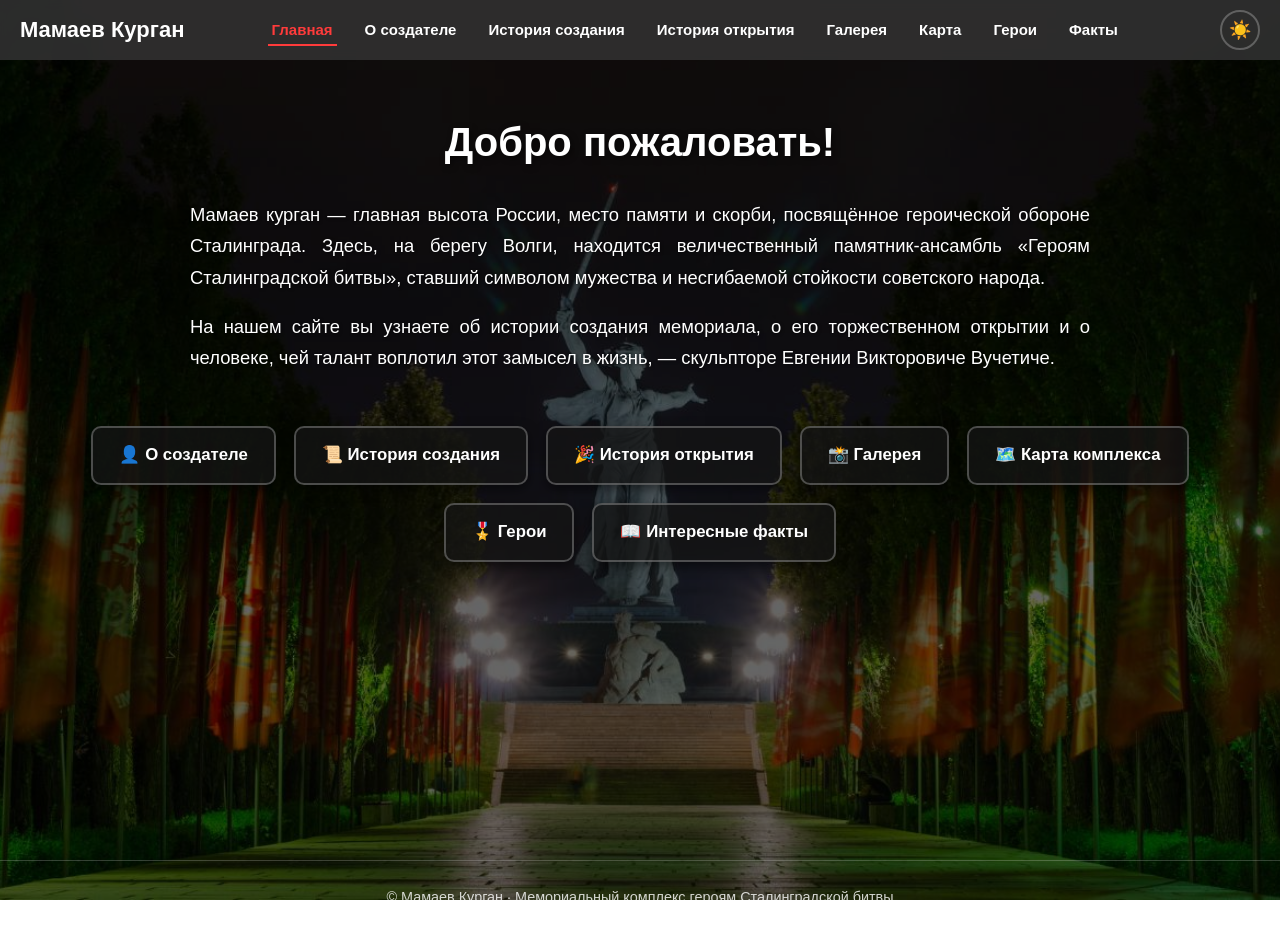
<file: index.html>
<!DOCTYPE html>
<html lang="ru">
<head>
    <meta charset="UTF-8">
    <meta http-equiv="X-UA-Compatible" content="IE=edge">
    <meta name="viewport" content="width=device-width, initial-scale=1.0">
    <title>Мамаев Курган — Главная</title>
    <meta name="description" content="Мамаев Курган — главная высота России. История создания, открытия, создатель, галерея и интересные факты о мемориале героям Сталинградской битвы.">
    <meta name="keywords" content="Мамаев Курган, Сталинград, Волгоград, мемориал, Родина-мать, Вучетич">
    <link rel="canonical" href="https://example.com/index.html">

    <meta property="og:type" content="website">
    <meta property="og:locale" content="ru_RU">
    <meta property="og:site_name" content="Мамаев Курган">
    <meta property="og:title" content="Мамаев Курган — Главная высота России">
    <meta property="og:description" content="Узнайте историю мемориала на Мамаевом Кургане: создание, открытие, создатель, галерея и факты.">
    <meta property="og:image" content="img/og-preview.jpg">
    <meta property="og:image:width" content="1200">
    <meta property="og:image:height" content="630">
    <meta property="og:url" content="https://example.com/index.html">

    <meta name="twitter:card" content="summary_large_image">
    <meta name="twitter:title" content="Мамаев Курган — Главная высота России">
    <meta name="twitter:description" content="История, создатель, галерея и факты о мемориале.">
    <meta name="twitter:image" content="img/og-preview.jpg">

    <link rel="icon" type="image/x-icon" href="favicon.ico">
    <link rel="stylesheet" href="style.css">
    <style> body { --bg-image: url("img/4.jpg"); } </style>
</head>
<body>

<a href="#main-content" class="skip-link">Перейти к основному содержанию</a>

<header>
    <a href="index.html" class="logo">Мамаев Курган</a>

    <button class="burger" aria-label="Открыть меню" aria-expanded="false" aria-controls="main-nav">
        <span></span><span></span><span></span>
    </button>

    <nav id="main-nav" aria-label="Основная навигация">
        <ul>
            <li><a href="index.html" class="active">Главная</a></li>
            <li><a href="about.html">О создателе</a></li>
            <li><a href="history-creation.html">История создания</a></li>
            <li><a href="history-opening.html">История открытия</a></li>
            <li><a href="gallery.html">Галерея</a></li>
            <li><a href="map.html">Карта</a></li>
            <li><a href="heroes.html">Герои</a></li>
            <li><a href="facts.html">Факты</a></li>
        </ul>
    </nav>

    <button class="theme-toggle" aria-label="Переключить тему" title="Сменить тему">☀️</button>
</header>

<div class="menu-overlay"></div>

<main id="main-content">
    <h1 class="reveal">Добро пожаловать!</h1>

    <p class="reveal">
        Мамаев курган — главная высота России, место памяти и скорби, посвящённое
        героической обороне Сталинграда. Здесь, на берегу Волги, находится
        величественный памятник-ансамбль «Героям Сталинградской битвы», ставший
        символом мужества и несгибаемой стойкости советского народа.
    </p>

    <p class="reveal">
        На нашем сайте вы узнаете об истории создания мемориала, о его торжественном
        открытии и о человеке, чей талант воплотил этот замысел в жизнь, —
        скульпторе Евгении Викторовиче Вучетиче.
    </p>

    <div class="menu-links reveal">
        <a href="about.html">👤 О создателе</a>
        <a href="history-creation.html">📜 История создания</a>
        <a href="history-opening.html">🎉 История открытия</a>
        <a href="gallery.html">📸 Галерея</a>
        <a href="map.html">🗺️ Карта комплекса</a>
        <a href="heroes.html">🎖️ Герои</a>
        <a href="facts.html">📖 Интересные факты</a>
    </div>
</main>

<footer>
    © Мамаев Курган · Мемориальный комплекс героям Сталинградской битвы
</footer>

<script src="script.js"></script>
</body>
</html>
</file>
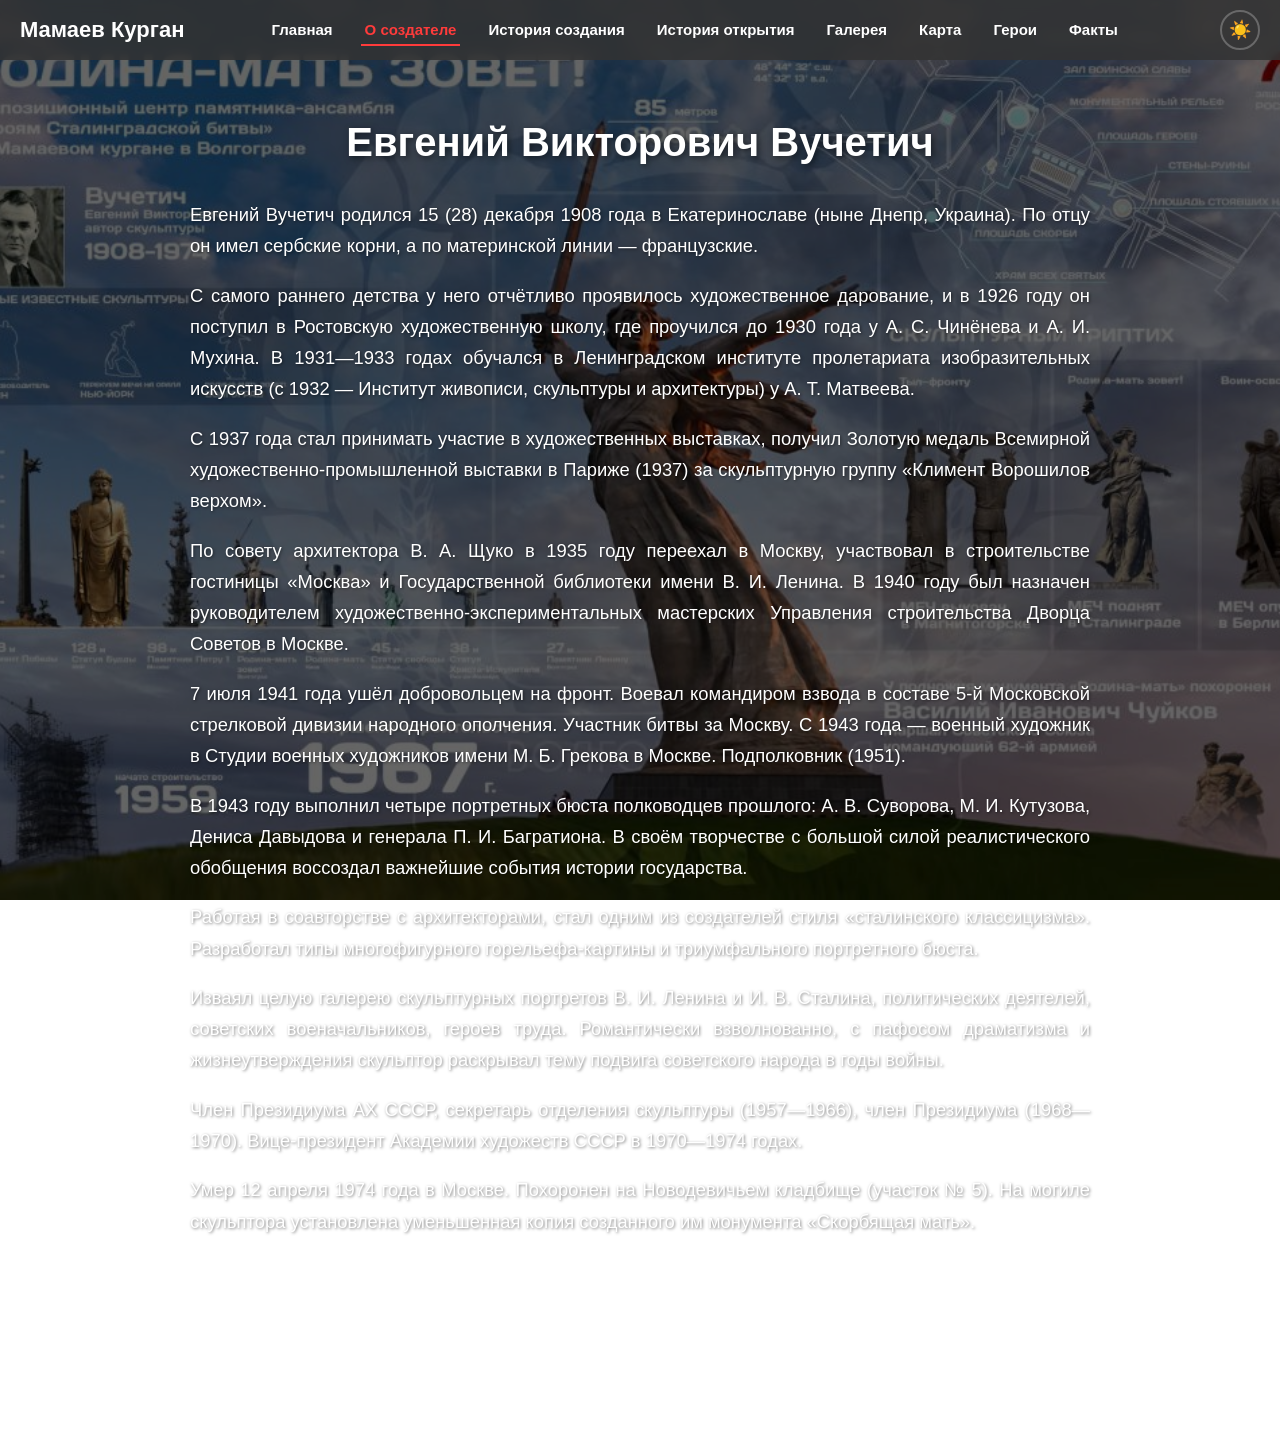
<file: about.html>
<!DOCTYPE html>
<html lang="ru">
<head>
    <meta charset="UTF-8">
    <meta http-equiv="X-UA-Compatible" content="IE=edge">
    <meta name="viewport" content="width=device-width, initial-scale=1.0">
    <title>О создателе — Мамаев Курган</title>
    <meta name="description" content="Евгений Викторович Вучетич — выдающийся советский скульптор, создатель мемориала на Мамаевом Кургане.">
    <link rel="canonical" href="https://example.com/about.html">

    <meta property="og:type" content="profile">
    <meta property="og:locale" content="ru_RU">
    <meta property="og:title" content="Евгений Вучетич — создатель Мамаева Кургана">
    <meta property="og:description" content="Биография скульптора Евгения Викторовича Вучетича.">
    <meta property="og:image" content="img/og-preview.jpg">
    <meta property="og:image:width" content="1200">
    <meta property="og:image:height" content="630">
    <meta property="og:url" content="https://example.com/about.html">

    <meta name="twitter:card" content="summary_large_image">
    <meta name="twitter:title" content="Евгений Вучетич — создатель Мамаева Кургана">
    <meta name="twitter:description" content="Биография скульптора.">
    <meta name="twitter:image" content="img/og-preview.jpg">

    <link rel="icon" type="image/x-icon" href="favicon.ico">
    <link rel="stylesheet" href="style.css">
    <style> body { --bg-image: url("img/9.jpg"); } </style>
</head>
<body>

<a href="#main-content" class="skip-link">Перейти к основному содержанию</a>

<header>
    <a href="index.html" class="logo">Мамаев Курган</a>
    <button class="burger" aria-label="Открыть меню" aria-expanded="false" aria-controls="main-nav">
        <span></span><span></span><span></span>
    </button>
    <nav id="main-nav" aria-label="Основная навигация">
        <ul>
            <li><a href="index.html">Главная</a></li>
            <li><a href="about.html" class="active">О создателе</a></li>
            <li><a href="history-creation.html">История создания</a></li>
            <li><a href="history-opening.html">История открытия</a></li>
            <li><a href="gallery.html">Галерея</a></li>
            <li><a href="map.html">Карта</a></li>
            <li><a href="heroes.html">Герои</a></li>
            <li><a href="facts.html">Факты</a></li>
        </ul>
    </nav>
    <button class="theme-toggle" aria-label="Переключить тему" title="Сменить тему">☀️</button>
</header>

<div class="menu-overlay"></div>

<main id="main-content">
    <h1 class="reveal">Евгений Викторович Вучетич</h1>

    <p class="reveal">Евгений Вучетич родился 15 (28) декабря 1908 года в Екатеринославе (ныне Днепр, Украина). По отцу он имел сербские корни, а по материнской линии — французские.</p>
    <p class="reveal">С самого раннего детства у него отчётливо проявилось художественное дарование, и в 1926 году он поступил в Ростовскую художественную школу, где проучился до 1930 года у А. С. Чинёнева и А. И. Мухина. В 1931—1933 годах обучался в Ленинградском институте пролетариата изобразительных искусств (с 1932 — Институт живописи, скульптуры и архитектуры) у А. Т. Матвеева.</p>
    <p class="reveal">С 1937 года стал принимать участие в художественных выставках, получил Золотую медаль Всемирной художественно-промышленной выставки в Париже (1937) за скульптурную группу «Климент Ворошилов верхом».</p>
    <p class="reveal">По совету архитектора В. А. Щуко в 1935 году переехал в Москву, участвовал в строительстве гостиницы «Москва» и Государственной библиотеки имени В. И. Ленина. В 1940 году был назначен руководителем художественно-экспериментальных мастерских Управления строительства Дворца Советов в Москве.</p>
    <p class="reveal">7 июля 1941 года ушёл добровольцем на фронт. Воевал командиром взвода в составе 5-й Московской стрелковой дивизии народного ополчения. Участник битвы за Москву. С 1943 года — военный художник в Студии военных художников имени М. Б. Грекова в Москве. Подполковник (1951).</p>
    <p class="reveal">В 1943 году выполнил четыре портретных бюста полководцев прошлого: А. В. Суворова, М. И. Кутузова, Дениса Давыдова и генерала П. И. Багратиона. В своём творчестве с большой силой реалистического обобщения воссоздал важнейшие события истории государства.</p>
    <p class="reveal">Работая в соавторстве с архитекторами, стал одним из создателей стиля «сталинского классицизма». Разработал типы многофигурного горельефа-картины и триумфального портретного бюста.</p>
    <p class="reveal">Изваял целую галерею скульптурных портретов В. И. Ленина и И. В. Сталина, политических деятелей, советских военачальников, героев труда. Романтически взволнованно, с пафосом драматизма и жизнеутверждения скульптор раскрывал тему подвига советского народа в годы войны.</p>
    <p class="reveal">Член Президиума АХ СССР, секретарь отделения скульптуры (1957—1966), член Президиума (1968—1970). Вице-президент Академии художеств СССР в 1970—1974 годах.</p>
    <p class="reveal">Умер 12 апреля 1974 года в Москве. Похоронен на Новодевичьем кладбище (участок № 5). На могиле скульптора установлена уменьшенная копия созданного им монумента «Скорбящая мать».</p>
</main>

<footer>© Мамаев Курган · Мемориальный комплекс героям Сталинградской битвы</footer>
<script src="script.js"></script>
</body>
</html>
</file>
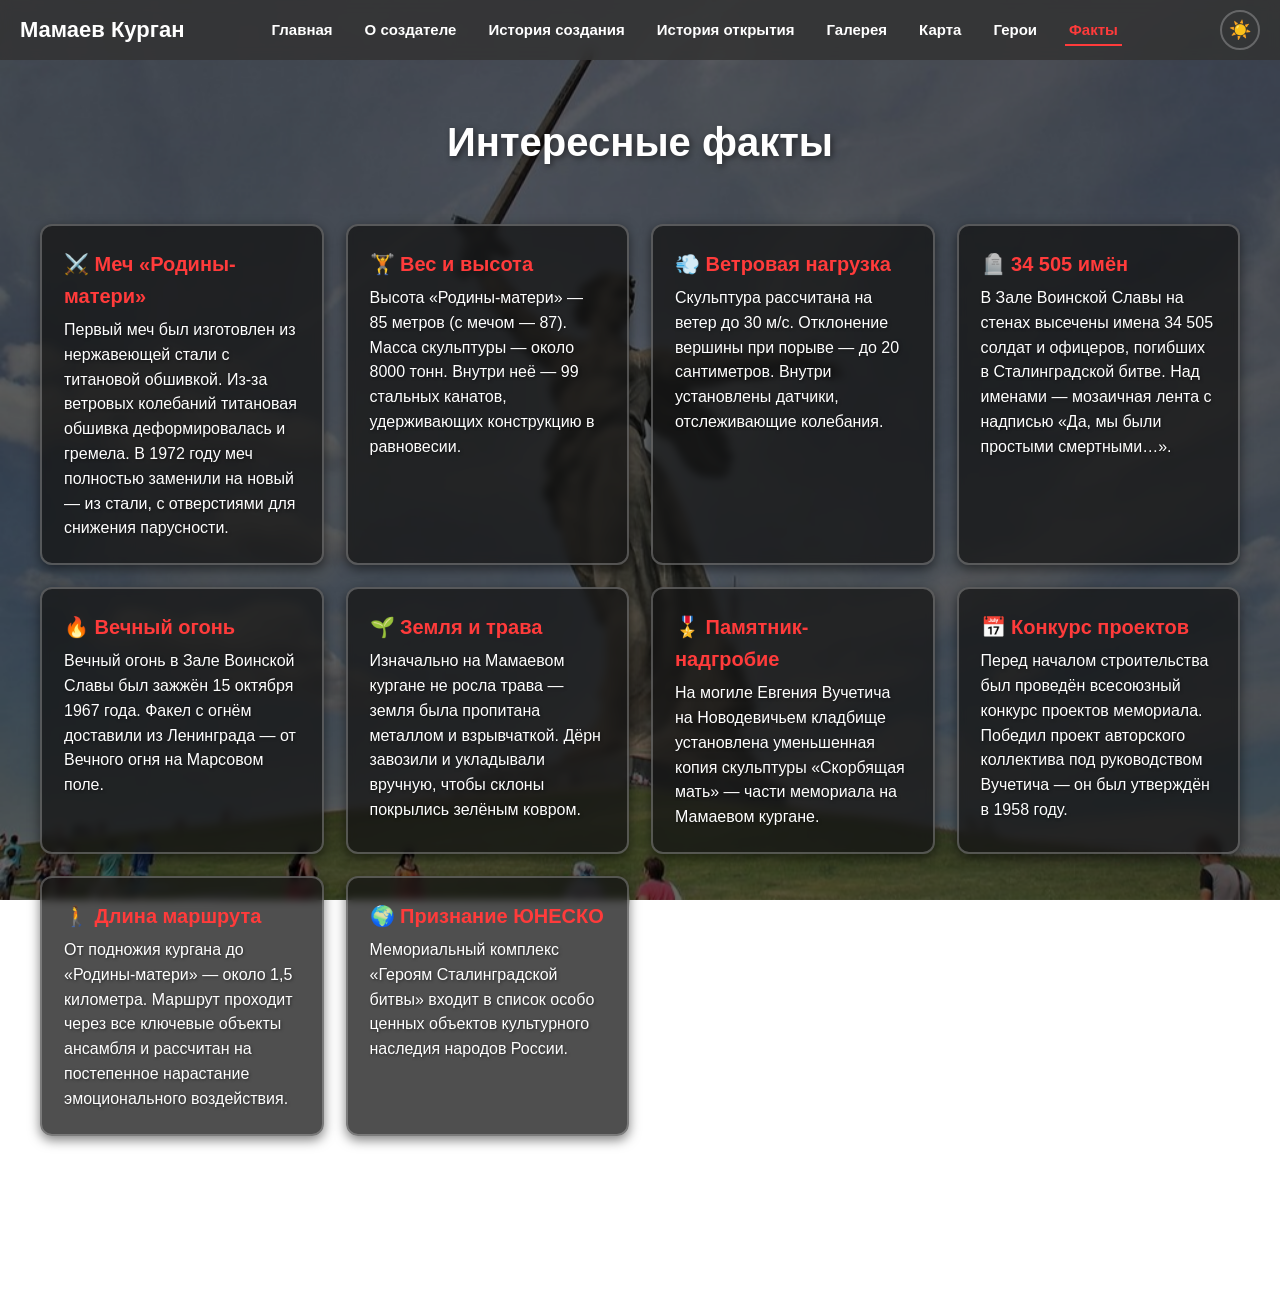
<file: facts.html>
<!DOCTYPE html>
<html lang="ru">
<head>
    <meta charset="UTF-8">
    <meta http-equiv="X-UA-Compatible" content="IE=edge">
    <meta name="viewport" content="width=device-width, initial-scale=1.0">
    <title>Интересные факты — Мамаев Курган</title>
    <meta name="description" content="Интересные факты о мемориале на Мамаевом Кургане: меч «Родины-матери», вес скульптур, ветровые нагрузки и многое другое.">
    <link rel="canonical" href="https://example.com/facts.html">

    <meta property="og:type" content="article">
    <meta property="og:locale" content="ru_RU">
    <meta property="og:title" content="Интересные факты о Мамаевом Кургане">
    <meta property="og:description" content="Малоизвестные факты о главной высоте России.">
    <meta property="og:image" content="img/og-preview.jpg">
    <meta property="og:image:width" content="1200">
    <meta property="og:image:height" content="630">
    <meta property="og:url" content="https://example.com/facts.html">

    <meta name="twitter:card" content="summary_large_image">
    <meta name="twitter:title" content="Интересные факты о Мамаевом Кургане">
    <meta name="twitter:description" content="Малоизвестные факты о мемориале.">
    <meta name="twitter:image" content="img/og-preview.jpg">

    <link rel="icon" type="image/x-icon" href="favicon.ico">
    <link rel="stylesheet" href="style.css">
    <style> body { --bg-image: url("img/11.jpg"); } </style>
</head>
<body>

<a href="#main-content" class="skip-link">Перейти к основному содержанию</a>

<header>
    <a href="index.html" class="logo">Мамаев Курган</a>
    <button class="burger" aria-label="Открыть меню" aria-expanded="false" aria-controls="main-nav">
        <span></span><span></span><span></span>
    </button>
    <nav id="main-nav" aria-label="Основная навигация">
        <ul>
            <li><a href="index.html">Главная</a></li>
            <li><a href="about.html">О создателе</a></li>
            <li><a href="history-creation.html">История создания</a></li>
            <li><a href="history-opening.html">История открытия</a></li>
            <li><a href="gallery.html">Галерея</a></li>
            <li><a href="map.html">Карта</a></li>
            <li><a href="heroes.html">Герои</a></li>
            <li><a href="facts.html" class="active">Факты</a></li>
        </ul>
    </nav>
    <button class="theme-toggle" aria-label="Переключить тему" title="Сменить тему">☀️</button>
</header>

<div class="menu-overlay"></div>

<main id="main-content">
    <h1 class="reveal">Интересные факты</h1>

    <div class="cards">
        <article class="card reveal">
            <h3>⚔️ Меч «Родины-матери»</h3>
            <p>Первый меч был изготовлен из нержавеющей стали с титановой обшивкой. Из-за ветровых колебаний титановая обшивка деформировалась и гремела. В 1972 году меч полностью заменили на новый — из стали, с отверстиями для снижения парусности.</p>
        </article>

        <article class="card reveal">
            <h3>🏋️ Вес и высота</h3>
            <p>Высота «Родины-матери» — 85 метров (с мечом — 87). Масса скульптуры — около 8000 тонн. Внутри неё — 99 стальных канатов, удерживающих конструкцию в равновесии.</p>
        </article>

        <article class="card reveal">
            <h3>💨 Ветровая нагрузка</h3>
            <p>Скульптура рассчитана на ветер до 30 м/с. Отклонение вершины при порыве — до 20 сантиметров. Внутри установлены датчики, отслеживающие колебания.</p>
        </article>

        <article class="card reveal">
            <h3>🪦 34 505 имён</h3>
            <p>В Зале Воинской Славы на стенах высечены имена 34 505 солдат и офицеров, погибших в Сталинградской битве. Над именами — мозаичная лента с надписью «Да, мы были простыми смертными…».</p>
        </article>

        <article class="card reveal">
            <h3>🔥 Вечный огонь</h3>
            <p>Вечный огонь в Зале Воинской Славы был зажжён 15 октября 1967 года. Факел с огнём доставили из Ленинграда — от Вечного огня на Марсовом поле.</p>
        </article>

        <article class="card reveal">
            <h3>🌱 Земля и трава</h3>
            <p>Изначально на Мамаевом кургане не росла трава — земля была пропитана металлом и взрывчаткой. Дёрн завозили и укладывали вручную, чтобы склоны покрылись зелёным ковром.</p>
        </article>

        <article class="card reveal">
            <h3>🎖️ Памятник-надгробие</h3>
            <p>На могиле Евгения Вучетича на Новодевичьем кладбище установлена уменьшенная копия скульптуры «Скорбящая мать» — части мемориала на Мамаевом кургане.</p>
        </article>

        <article class="card reveal">
            <h3>📅 Конкурс проектов</h3>
            <p>Перед началом строительства был проведён всесоюзный конкурс проектов мемориала. Победил проект авторского коллектива под руководством Вучетича — он был утверждён в 1958 году.</p>
        </article>

        <article class="card reveal">
            <h3>🚶 Длина маршрута</h3>
            <p>От подножия кургана до «Родины-матери» — около 1,5 километра. Маршрут проходит через все ключевые объекты ансамбля и рассчитан на постепенное нарастание эмоционального воздействия.</p>
        </article>

        <article class="card reveal">
            <h3>🌍 Признание ЮНЕСКО</h3>
            <p>Мемориальный комплекс «Героям Сталинградской битвы» входит в список особо ценных объектов культурного наследия народов России.</p>
        </article>
    </div>
</main>

<footer>© Мамаев Курган · Мемориальный комплекс героям Сталинградской битвы</footer>
<script src="script.js"></script>
</body>
</html>
</file>
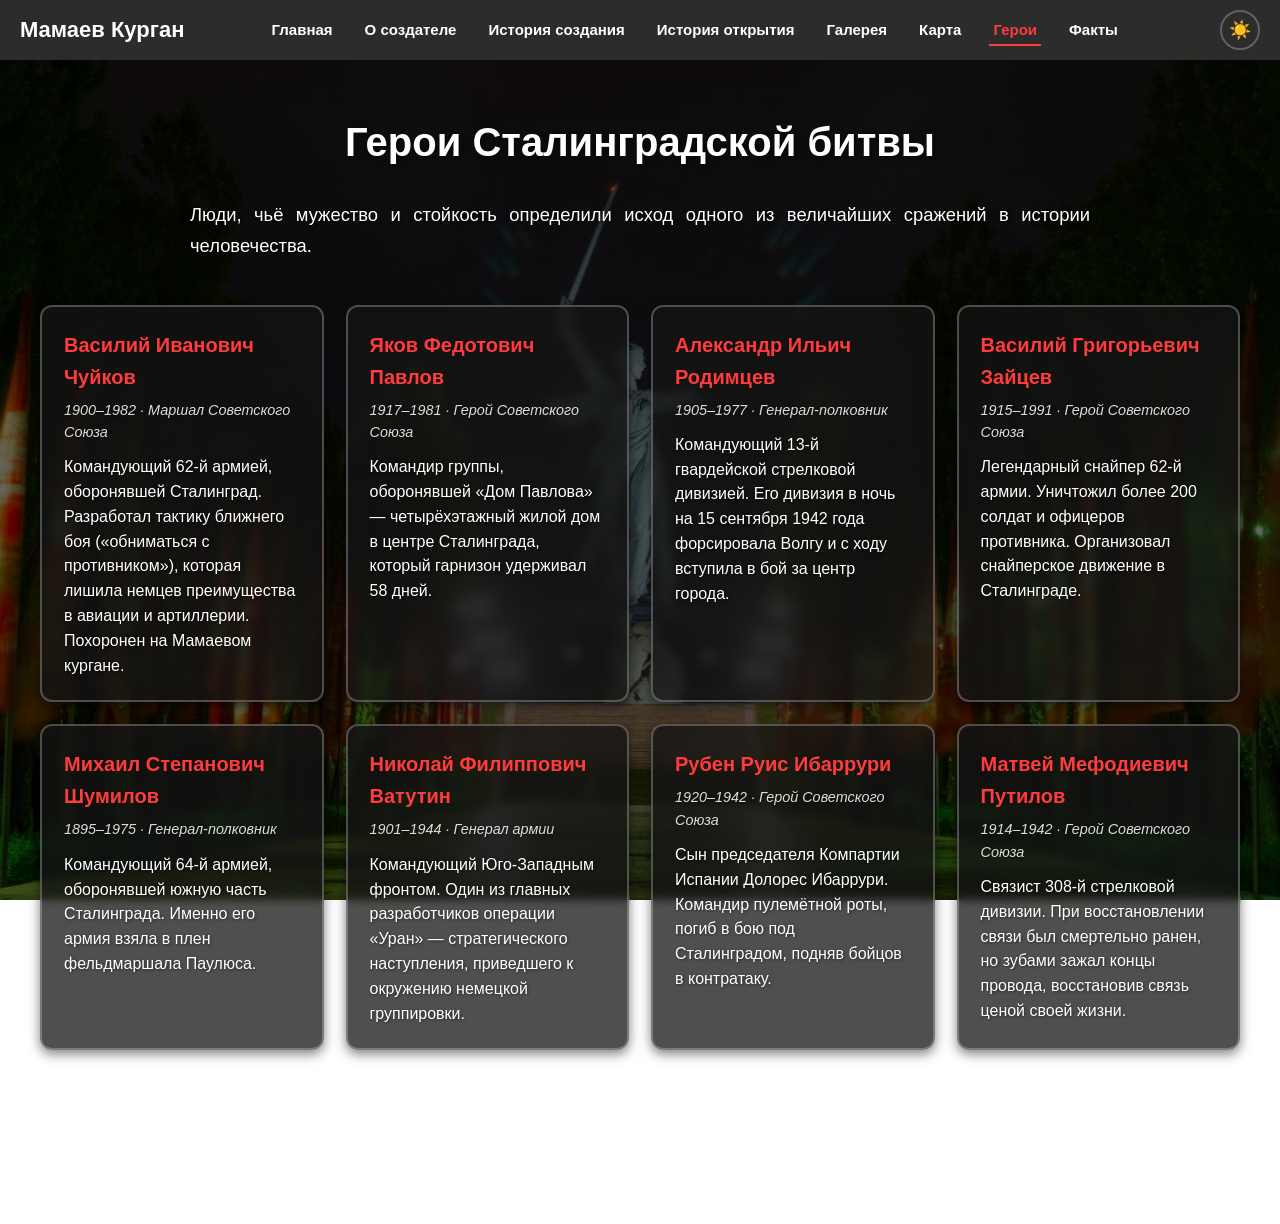
<file: heroes.html>
<!DOCTYPE html>
<html lang="ru">
<head>
    <meta charset="UTF-8">
    <meta http-equiv="X-UA-Compatible" content="IE=edge">
    <meta name="viewport" content="width=device-width, initial-scale=1.0">
    <title>Герои Сталинградской битвы — Мамаев Курган</title>
    <meta name="description" content="Выдающиеся герои Сталинградской битвы: Чуйков, Павлов, Родимцев, Зайцев и другие.">
    <link rel="canonical" href="https://example.com/heroes.html">

    <meta property="og:type" content="article">
    <meta property="og:locale" content="ru_RU">
    <meta property="og:title" content="Герои Сталинградской битвы">
    <meta property="og:description" content="Персоналии защитников Сталинграда.">
    <meta property="og:image" content="img/og-preview.jpg">
    <meta property="og:image:width" content="1200">
    <meta property="og:image:height" content="630">
    <meta property="og:url" content="https://example.com/heroes.html">

    <meta name="twitter:card" content="summary_large_image">
    <meta name="twitter:title" content="Герои Сталинградской битвы">
    <meta name="twitter:description" content="Персоналии защитников Сталинграда.">
    <meta name="twitter:image" content="img/og-preview.jpg">

    <link rel="icon" type="image/x-icon" href="favicon.ico">
    <link rel="stylesheet" href="style.css">
    <style> body { --bg-image: url("img/4.jpg"); } </style>
</head>
<body>

<a href="#main-content" class="skip-link">Перейти к основному содержанию</a>

<header>
    <a href="index.html" class="logo">Мамаев Курган</a>
    <button class="burger" aria-label="Открыть меню" aria-expanded="false" aria-controls="main-nav">
        <span></span><span></span><span></span>
    </button>
    <nav id="main-nav" aria-label="Основная навигация">
        <ul>
            <li><a href="index.html">Главная</a></li>
            <li><a href="about.html">О создателе</a></li>
            <li><a href="history-creation.html">История создания</a></li>
            <li><a href="history-opening.html">История открытия</a></li>
            <li><a href="gallery.html">Галерея</a></li>
            <li><a href="map.html">Карта</a></li>
            <li><a href="heroes.html" class="active">Герои</a></li>
            <li><a href="facts.html">Факты</a></li>
        </ul>
    </nav>
    <button class="theme-toggle" aria-label="Переключить тему" title="Сменить тему">☀️</button>
</header>

<div class="menu-overlay"></div>

<main id="main-content">
    <h1 class="reveal">Герои Сталинградской битвы</h1>
    <p class="reveal">Люди, чьё мужество и стойкость определили исход одного из величайших сражений в истории человечества.</p>

    <div class="cards">
        <article class="card reveal">
            <h3>Василий Иванович Чуйков</h3>
            <p class="years">1900–1982 · Маршал Советского Союза</p>
            <p>Командующий 62-й армией, оборонявшей Сталинград. Разработал тактику ближнего боя («обниматься с противником»), которая лишила немцев преимущества в авиации и артиллерии. Похоронен на Мамаевом кургане.</p>
        </article>

        <article class="card reveal">
            <h3>Яков Федотович Павлов</h3>
            <p class="years">1917–1981 · Герой Советского Союза</p>
            <p>Командир группы, оборонявшей «Дом Павлова» — четырёхэтажный жилой дом в центре Сталинграда, который гарнизон удерживал 58 дней.</p>
        </article>

        <article class="card reveal">
            <h3>Александр Ильич Родимцев</h3>
            <p class="years">1905–1977 · Генерал-полковник</p>
            <p>Командующий 13-й гвардейской стрелковой дивизией. Его дивизия в ночь на 15 сентября 1942 года форсировала Волгу и с ходу вступила в бой за центр города.</p>
        </article>

        <article class="card reveal">
            <h3>Василий Григорьевич Зайцев</h3>
            <p class="years">1915–1991 · Герой Советского Союза</p>
            <p>Легендарный снайпер 62-й армии. Уничтожил более 200 солдат и офицеров противника. Организовал снайперское движение в Сталинграде.</p>
        </article>

        <article class="card reveal">
            <h3>Михаил Степанович Шумилов</h3>
            <p class="years">1895–1975 · Генерал-полковник</p>
            <p>Командующий 64-й армией, оборонявшей южную часть Сталинграда. Именно его армия взяла в плен фельдмаршала Паулюса.</p>
        </article>

        <article class="card reveal">
            <h3>Николай Филиппович Ватутин</h3>
            <p class="years">1901–1944 · Генерал армии</p>
            <p>Командующий Юго-Западным фронтом. Один из главных разработчиков операции «Уран» — стратегического наступления, приведшего к окружению немецкой группировки.</p>
        </article>

        <article class="card reveal">
            <h3>Рубен Руис Ибаррури</h3>
            <p class="years">1920–1942 · Герой Советского Союза</p>
            <p>Сын председателя Компартии Испании Долорес Ибаррури. Командир пулемётной роты, погиб в бою под Сталинградом, подняв бойцов в контратаку.</p>
        </article>

        <article class="card reveal">
            <h3>Матвей Мефодиевич Путилов</h3>
            <p class="years">1914–1942 · Герой Советского Союза</p>
            <p>Связист 308-й стрелковой дивизии. При восстановлении связи был смертельно ранен, но зубами зажал концы провода, восстановив связь ценой своей жизни.</p>
        </article>
    </div>
</main>

<footer>© Мамаев Курган · Мемориальный комплекс героям Сталинградской битвы</footer>
<script src="script.js"></script>
</body>
</html>
</file>
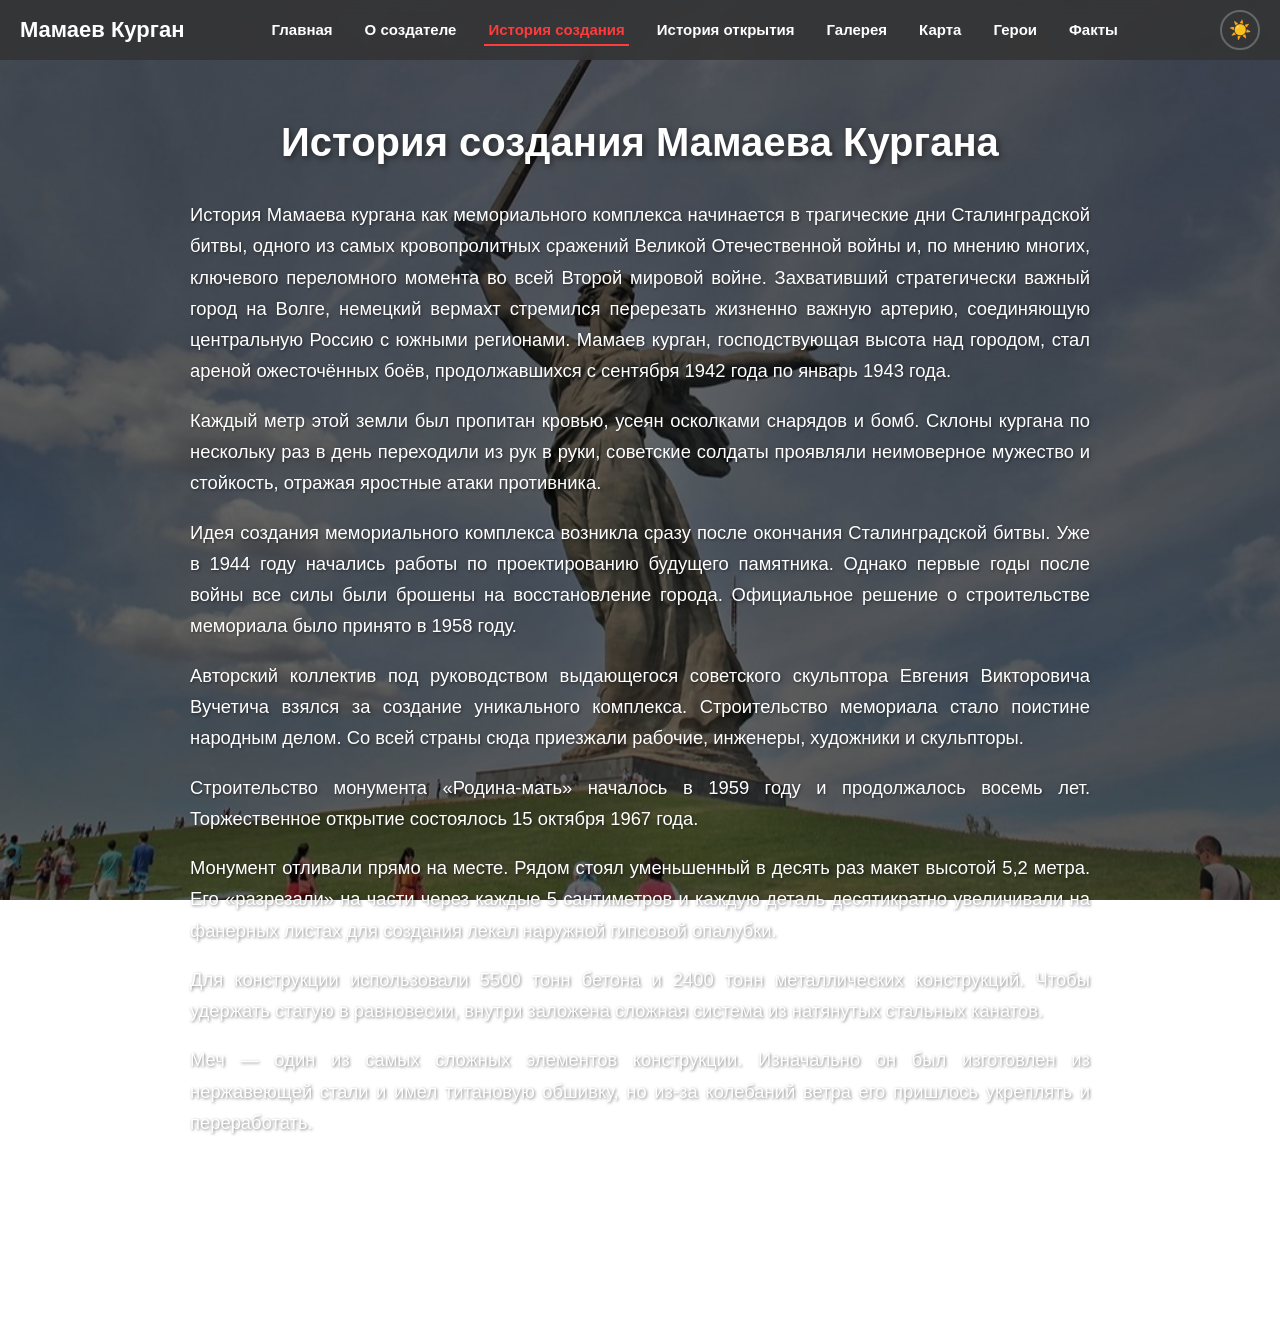
<file: history-creation.html>
<!DOCTYPE html>
<html lang="ru">
<head>
    <meta charset="UTF-8">
    <meta http-equiv="X-UA-Compatible" content="IE=edge">
    <meta name="viewport" content="width=device-width, initial-scale=1.0">
    <title>История создания — Мамаев Курган</title>
    <meta name="description" content="История создания мемориального комплекса на Мамаевом Кургане: от Сталинградской битвы до монумента «Родина-мать зовёт!».">
    <link rel="canonical" href="https://example.com/history-creation.html">

    <meta property="og:type" content="article">
    <meta property="og:locale" content="ru_RU">
    <meta property="og:title" content="История создания Мамаева Кургана">
    <meta property="og:description" content="От идеи 1944 года до открытия монумента в 1967 году.">
    <meta property="og:image" content="img/og-preview.jpg">
    <meta property="og:image:width" content="1200">
    <meta property="og:image:height" content="630">
    <meta property="og:url" content="https://example.com/history-creation.html">

    <meta name="twitter:card" content="summary_large_image">
    <meta name="twitter:title" content="История создания Мамаева Кургана">
    <meta name="twitter:description" content="От идеи до открытия.">
    <meta name="twitter:image" content="img/og-preview.jpg">

    <link rel="icon" type="image/x-icon" href="favicon.ico">
    <link rel="stylesheet" href="style.css">
    <style> body { --bg-image: url("img/11.jpg"); } </style>
</head>
<body>

<a href="#main-content" class="skip-link">Перейти к основному содержанию</a>

<header>
    <a href="index.html" class="logo">Мамаев Курган</a>
    <button class="burger" aria-label="Открыть меню" aria-expanded="false" aria-controls="main-nav">
        <span></span><span></span><span></span>
    </button>
    <nav id="main-nav" aria-label="Основная навигация">
        <ul>
            <li><a href="index.html">Главная</a></li>
            <li><a href="about.html">О создателе</a></li>
            <li><a href="history-creation.html" class="active">История создания</a></li>
            <li><a href="history-opening.html">История открытия</a></li>
            <li><a href="gallery.html">Галерея</a></li>
            <li><a href="map.html">Карта</a></li>
            <li><a href="heroes.html">Герои</a></li>
            <li><a href="facts.html">Факты</a></li>
        </ul>
    </nav>
    <button class="theme-toggle" aria-label="Переключить тему" title="Сменить тему">☀️</button>
</header>

<div class="menu-overlay"></div>

<main id="main-content">
    <h1 class="reveal">История создания Мамаева Кургана</h1>

    <p class="reveal">История Мамаева кургана как мемориального комплекса начинается в трагические дни Сталинградской битвы, одного из самых кровопролитных сражений Великой Отечественной войны и, по мнению многих, ключевого переломного момента во всей Второй мировой войне. Захвативший стратегически важный город на Волге, немецкий вермахт стремился перерезать жизненно важную артерию, соединяющую центральную Россию с южными регионами. Мамаев курган, господствующая высота над городом, стал ареной ожесточённых боёв, продолжавшихся с сентября 1942 года по январь 1943 года.</p>

    <p class="reveal">Каждый метр этой земли был пропитан кровью, усеян осколками снарядов и бомб. Склоны кургана по нескольку раз в день переходили из рук в руки, советские солдаты проявляли неимоверное мужество и стойкость, отражая яростные атаки противника.</p>

    <p class="reveal">Идея создания мемориального комплекса возникла сразу после окончания Сталинградской битвы. Уже в 1944 году начались работы по проектированию будущего памятника. Однако первые годы после войны все силы были брошены на восстановление города. Официальное решение о строительстве мемориала было принято в 1958 году.</p>

    <p class="reveal">Авторский коллектив под руководством выдающегося советского скульптора Евгения Викторовича Вучетича взялся за создание уникального комплекса. Строительство мемориала стало поистине народным делом. Со всей страны сюда приезжали рабочие, инженеры, художники и скульпторы.</p>

    <p class="reveal">Строительство монумента «Родина-мать» началось в 1959 году и продолжалось восемь лет. Торжественное открытие состоялось 15 октября 1967 года.</p>

    <p class="reveal">Монумент отливали прямо на месте. Рядом стоял уменьшенный в десять раз макет высотой 5,2 метра. Его «разрезали» на части через каждые 5 сантиметров и каждую деталь десятикратно увеличивали на фанерных листах для создания лекал наружной гипсовой опалубки.</p>

    <p class="reveal">Для конструкции использовали 5500 тонн бетона и 2400 тонн металлических конструкций. Чтобы удержать статую в равновесии, внутри заложена сложная система из натянутых стальных канатов.</p>

    <p class="reveal">Меч — один из самых сложных элементов конструкции. Изначально он был изготовлен из нержавеющей стали и имел титановую обшивку, но из-за колебаний ветра его пришлось укреплять и переработать.</p>
</main>

<footer>© Мамаев Курган · Мемориальный комплекс героям Сталинградской битвы</footer>
<script src="script.js"></script>
</body>
</html>
</file>
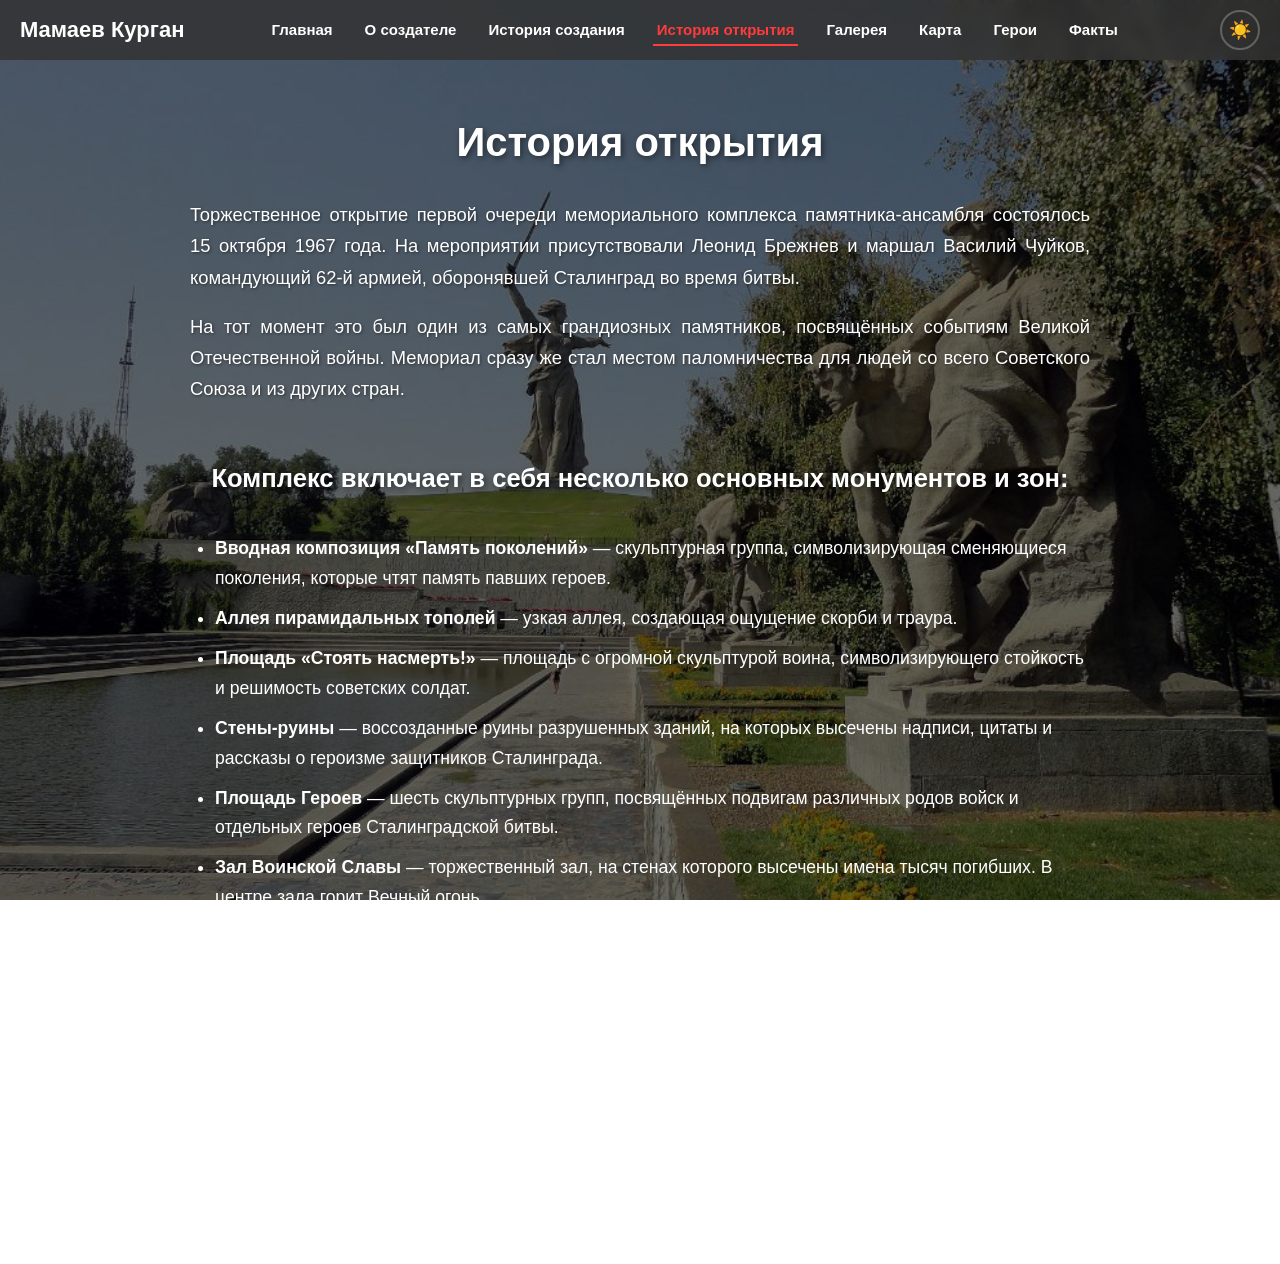
<file: history-opening.html>
<!DOCTYPE html>
<html lang="ru">
<head>
    <meta charset="UTF-8">
    <meta http-equiv="X-UA-Compatible" content="IE=edge">
    <meta name="viewport" content="width=device-width, initial-scale=1.0">
    <title>История открытия — Мамаев Курган</title>
    <meta name="description" content="15 октября 1967 года состоялось торжественное открытие мемориала на Мамаевом Кургане. Обзор всех объектов комплекса.">
    <link rel="canonical" href="https://example.com/history-opening.html">

    <meta property="og:type" content="article">
    <meta property="og:locale" content="ru_RU">
    <meta property="og:title" content="История открытия Мамаева Кургана">
    <meta property="og:description" content="15 октября 1967 года — торжественное открытие мемориала.">
    <meta property="og:image" content="img/og-preview.jpg">
    <meta property="og:image:width" content="1200">
    <meta property="og:image:height" content="630">
    <meta property="og:url" content="https://example.com/history-opening.html">

    <meta name="twitter:card" content="summary_large_image">
    <meta name="twitter:title" content="История открытия Мамаева Кургана">
    <meta name="twitter:description" content="15 октября 1967 года.">
    <meta name="twitter:image" content="img/og-preview.jpg">

    <link rel="icon" type="image/x-icon" href="favicon.ico">
    <link rel="stylesheet" href="style.css">
    <style> body { --bg-image: url("img/6.jpg"); } </style>
</head>
<body>

<a href="#main-content" class="skip-link">Перейти к основному содержанию</a>

<header>
    <a href="index.html" class="logo">Мамаев Курган</a>
    <button class="burger" aria-label="Открыть меню" aria-expanded="false" aria-controls="main-nav">
        <span></span><span></span><span></span>
    </button>
    <nav id="main-nav" aria-label="Основная навигация">
        <ul>
            <li><a href="index.html">Главная</a></li>
            <li><a href="about.html">О создателе</a></li>
            <li><a href="history-creation.html">История создания</a></li>
            <li><a href="history-opening.html" class="active">История открытия</a></li>
            <li><a href="gallery.html">Галерея</a></li>
            <li><a href="map.html">Карта</a></li>
            <li><a href="heroes.html">Герои</a></li>
            <li><a href="facts.html">Факты</a></li>
        </ul>
    </nav>
    <button class="theme-toggle" aria-label="Переключить тему" title="Сменить тему">☀️</button>
</header>

<div class="menu-overlay"></div>

<main id="main-content">
    <h1 class="reveal">История открытия</h1>

    <p class="reveal">Торжественное открытие первой очереди мемориального комплекса памятника-ансамбля состоялось 15 октября 1967 года. На мероприятии присутствовали Леонид Брежнев и маршал Василий Чуйков, командующий 62-й армией, оборонявшей Сталинград во время битвы.</p>

    <p class="reveal">На тот момент это был один из самых грандиозных памятников, посвящённых событиям Великой Отечественной войны. Мемориал сразу же стал местом паломничества для людей со всего Советского Союза и из других стран.</p>

    <h2 class="reveal">Комплекс включает в себя несколько основных монументов и зон:</h2>

    <ul class="reveal">
        <li><b>Вводная композиция «Память поколений»</b> — скульптурная группа, символизирующая сменяющиеся поколения, которые чтят память павших героев.</li>
        <li><b>Аллея пирамидальных тополей</b> — узкая аллея, создающая ощущение скорби и траура.</li>
        <li><b>Площадь «Стоять насмерть!»</b> — площадь с огромной скульптурой воина, символизирующего стойкость и решимость советских солдат.</li>
        <li><b>Стены-руины</b> — воссозданные руины разрушенных зданий, на которых высечены надписи, цитаты и рассказы о героизме защитников Сталинграда.</li>
        <li><b>Площадь Героев</b> — шесть скульптурных групп, посвящённых подвигам различных родов войск и отдельных героев Сталинградской битвы.</li>
        <li><b>Зал Воинской Славы</b> — торжественный зал, на стенах которого высечены имена тысяч погибших. В центре зала горит Вечный огонь.</li>
        <li><b>Площадь Скорби</b> — площадь со скульптурой скорбящей матери, оплакивающей погибших сыновей.</li>
        <li><b>Воинское мемориальное кладбище</b> — место захоронения более 34 тысяч солдат и офицеров.</li>
        <li><b>Монумент «Родина-мать зовёт!»</b> — главный монумент комплекса: 85-метровая статуя женщины с мечом в руке.</li>
    </ul>
</main>

<footer>© Мамаев Курган · Мемориальный комплекс героям Сталинградской битвы</footer>
<script src="script.js"></script>
</body>
</html>
</file>
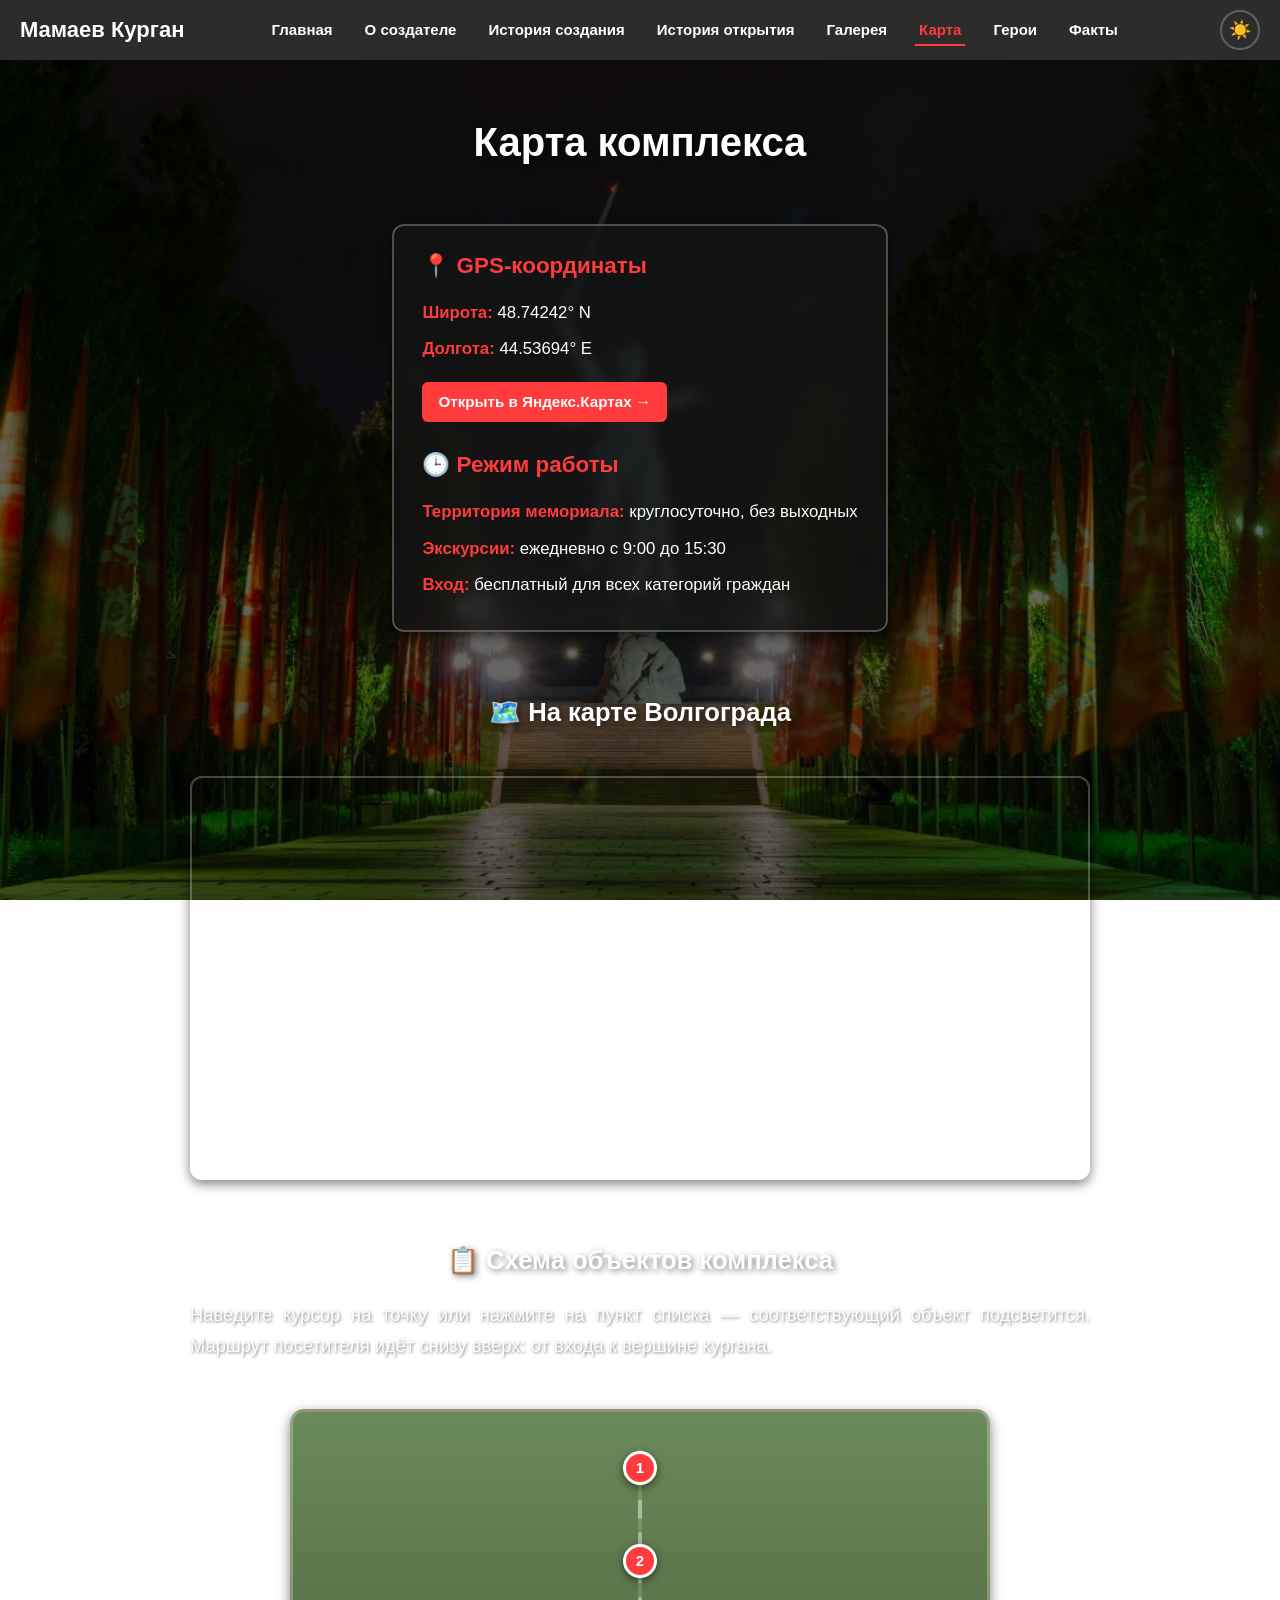
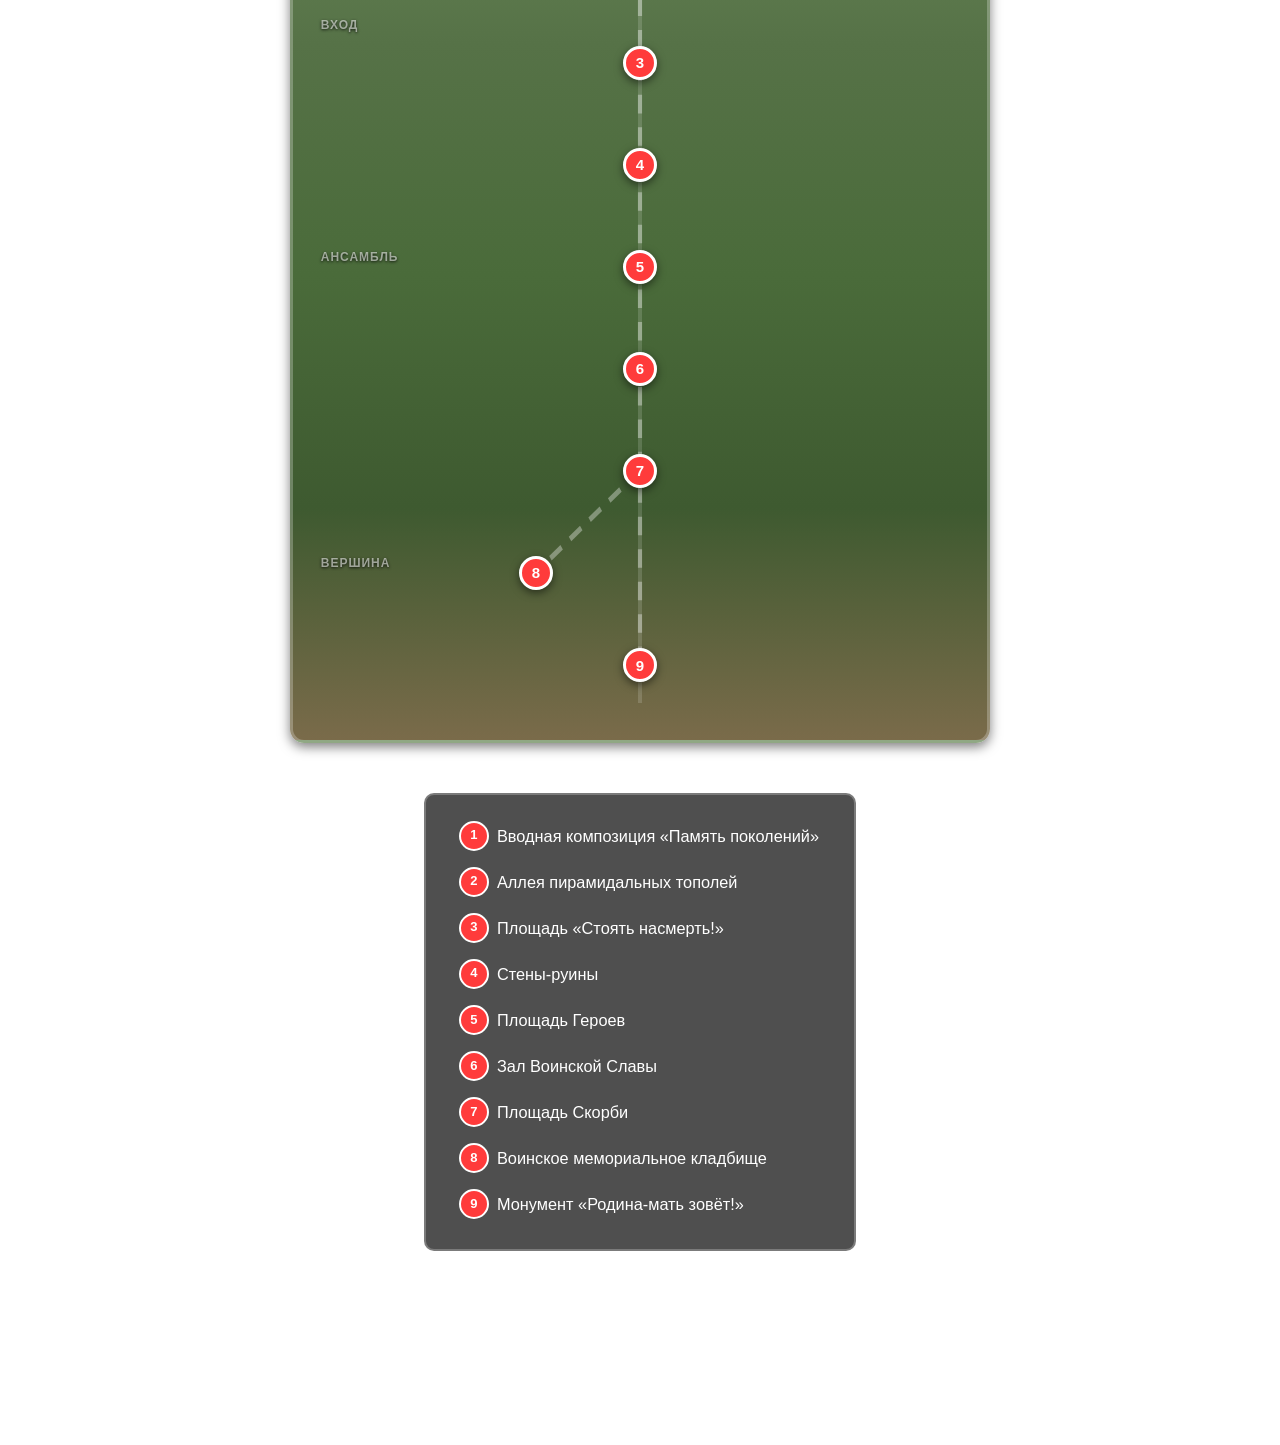
<file: map.html>
<!DOCTYPE html>
<html lang="ru">
<head>
    <meta charset="UTF-8">
    <meta http-equiv="X-UA-Compatible" content="IE=edge">
    <meta name="viewport" content="width=device-width, initial-scale=1.0">
    <title>Карта комплекса — Мамаев Курган</title>
    <meta name="description" content="Схема расположения объектов мемориального комплекса на Мамаевом Кургане. GPS-координаты, часы работы, интерактивная карта.">
    <link rel="canonical" href="https://example.com/map.html">

    <meta property="og:type" content="website">
    <meta property="og:locale" content="ru_RU">
    <meta property="og:title" content="Карта комплекса — Мамаев Курган">
    <meta property="og:description" content="Схема объектов мемориала, GPS-координаты и часы работы.">
    <meta property="og:image" content="img/og-preview.jpg">
    <meta property="og:image:width" content="1200">
    <meta property="og:image:height" content="630">
    <meta property="og:url" content="https://example.com/map.html">

    <meta name="twitter:card" content="summary_large_image">
    <meta name="twitter:title" content="Карта комплекса — Мамаев Курган">
    <meta name="twitter:description" content="Схема объектов мемориала.">
    <meta name="twitter:image" content="img/og-preview.jpg">

    <link rel="icon" type="image/x-icon" href="favicon.ico">
    <link rel="stylesheet" href="style.css">
    <style>
        body { --bg-image: url("img/4.jpg"); }

        /* ---------- Блок с информацией ---------- */
        .info-block {
            max-width: 700px;
            margin: 25px auto;
            background: var(--card-bg);
            border: 2px solid var(--border-color);
            border-radius: 12px;
            padding: 22px 28px;
            text-align: left;
            box-shadow: var(--shadow);
            backdrop-filter: blur(4px);
        }

        .info-block h2 {
            margin-top: 0;
            margin-bottom: 15px;
            font-size: 1.4em;
            color: var(--accent);
            text-shadow: none;
        }

        .info-block h2:not(:first-child) { margin-top: 25px; }

        .info-block p {
            margin: 8px 0;
            font-size: 1.05em;
            text-align: left;
            text-shadow: none;
        }

        .info-block strong { color: var(--accent); }

        .info-block .coord-link {
            display: inline-block;
            margin-top: 10px;
            padding: 8px 16px;
            background: var(--accent);
            color: #fff;
            text-decoration: none;
            border-radius: 6px;
            font-weight: bold;
            font-size: 0.95em;
            transition: opacity 0.25s ease, transform 0.2s ease;
        }

        .info-block .coord-link:hover,
        .info-block .coord-link:focus-visible {
            opacity: 0.85;
            transform: translateY(-2px);
            outline: none;
        }

        /* ---------- Яндекс.Карта ---------- */
        .yandex-map-wrapper {
            max-width: 900px;
            width: 100%;
            margin: 25px auto;
            border-radius: 12px;
            overflow: hidden;
            border: 2px solid var(--border-color);
            box-shadow: var(--shadow);
        }

        .yandex-map-wrapper iframe {
            display: block;
            width: 100%;
            height: 400px;
            border: none;
        }

        /* ---------- Обновлённая схема ---------- */
        .map-scheme {
            position: relative;
            width: 100%;
            max-width: 700px;
            aspect-ratio: 3 / 4;
            margin: 30px auto;
            background:
                /* Дорожка-маршрут (снизу вверх) */
                linear-gradient(180deg,
                    transparent 4%,
                    rgba(255, 255, 255, 0.15) 4%,
                    rgba(255, 255, 255, 0.15) 96%,
                    transparent 96%) 50% 0 / 4px 100% no-repeat,
                /* Общий фон склона */
                linear-gradient(180deg,
                    #6b8a5a 0%,
                    #567247 25%,
                    #4a6b3a 50%,
                    #3e5a30 75%,
                    #7a6b4a 100%);
            border-radius: 14px;
            border: 3px solid var(--border-color);
            box-shadow: var(--shadow);
            overflow: hidden;
        }

        /* Дорожка-маршрут — пунктирная */
        .map-route {
            position: absolute;
            inset: 0;
            width: 100%;
            height: 100%;
            pointer-events: none;
            z-index: 1;
        }

        /* Точка объекта */
        .map-point {
            position: absolute;
            width: 34px;
            height: 34px;
            background: var(--accent);
            border: 3px solid #fff;
            border-radius: 50%;
            cursor: pointer;
            transform: translate(-50%, -50%);
            transition: transform 0.25s ease, box-shadow 0.25s ease, background-color 0.25s ease;
            box-shadow: 0 0 0 0 rgba(255, 59, 59, 0.7), 0 3px 8px rgba(0, 0, 0, 0.5);
            animation: pulse 2.4s infinite;
            padding: 0;
            display: flex;
            align-items: center;
            justify-content: center;
            font-weight: bold;
            font-size: 15px;
            color: #fff;
            z-index: 3;
            font-family: Arial, sans-serif;
        }

        .map-point:hover,
        .map-point:focus-visible,
        .map-point.active {
            transform: translate(-50%, -50%) scale(1.25);
            outline: none;
            animation-play-state: paused;
            background: #ffcc00;
            color: #000;
            box-shadow: 0 0 0 0 rgba(255, 204, 0, 0.9), 0 4px 12px rgba(0, 0, 0, 0.6);
        }

        @keyframes pulse {
            0%   { box-shadow: 0 0 0 0 rgba(255, 59, 59, 0.7), 0 3px 8px rgba(0, 0, 0, 0.5); }
            70%  { box-shadow: 0 0 0 16px rgba(255, 59, 59, 0), 0 3px 8px rgba(0, 0, 0, 0.5); }
            100% { box-shadow: 0 0 0 0 rgba(255, 59, 59, 0), 0 3px 8px rgba(0, 0, 0, 0.5); }
        }

        /* Всплывающая подпись */
        .map-point .map-tooltip {
            position: absolute;
            bottom: calc(100% + 14px);
            left: 50%;
            transform: translateX(-50%);
            background: rgba(0, 0, 0, 0.92);
            color: #fff;
            padding: 8px 14px;
            border-radius: 6px;
            font-size: 13px;
            white-space: nowrap;
            opacity: 0;
            pointer-events: none;
            transition: opacity 0.25s ease;
            font-weight: bold;
            border: 1px solid var(--accent);
            z-index: 10;
        }

        .map-point .map-tooltip::after {
            content: "";
            position: absolute;
            top: 100%;
            left: 50%;
            transform: translateX(-50%);
            border: 6px solid transparent;
            border-top-color: rgba(0, 0, 0, 0.92);
        }

        .map-point:hover .map-tooltip,
        .map-point:focus-visible .map-tooltip,
        .map-point.active .map-tooltip { opacity: 1; }

        /* Подписи зон на схеме */
        .map-zone-label {
            position: absolute;
            color: rgba(255, 255, 255, 0.55);
            font-size: 12px;
            font-weight: bold;
            letter-spacing: 1px;
            text-transform: uppercase;
            pointer-events: none;
            z-index: 2;
            text-shadow: 0 1px 3px rgba(0, 0, 0, 0.8);
        }

        /* Легенда */
        .map-legend {
            max-width: 700px;
            margin: 20px auto;
            text-align: left;
            background: var(--card-bg);
            padding: 20px 25px;
            border-radius: 10px;
            border: 2px solid var(--border-color);
            font-size: 1em;
        }

        .map-legend ol {
            padding-left: 0;
            margin: 0;
            list-style: none;
            counter-reset: legend-counter;
        }

        .map-legend li {
            counter-increment: legend-counter;
            padding: 8px 10px 8px 46px;
            position: relative;
            margin-bottom: 4px;
            border-radius: 6px;
            cursor: pointer;
            transition: background-color 0.2s ease;
            font-size: 1.02em;
        }

        .map-legend li::before {
            content: counter(legend-counter);
            position: absolute;
            left: 8px;
            top: 50%;
            transform: translateY(-50%);
            width: 26px;
            height: 26px;
            background: var(--accent);
            color: #fff;
            border-radius: 50%;
            display: flex;
            align-items: center;
            justify-content: center;
            font-weight: bold;
            font-size: 13px;
            border: 2px solid #fff;
            transition: background-color 0.2s ease, color 0.2s ease;
        }

        .map-legend li:hover,
        .map-legend li:focus-visible,
        .map-legend li.active {
            background: rgba(255, 255, 255, 0.1);
            outline: none;
        }

        .map-legend li:hover::before,
        .map-legend li:focus-visible::before,
        .map-legend li.active::before {
            background: #ffcc00;
            color: #000;
        }

        @media (max-width: 768px) {
            .info-block { padding: 18px 20px; }
            .yandex-map-wrapper iframe { height: 300px; }
            .map-point { width: 28px; height: 28px; font-size: 13px; }
            .map-zone-label { font-size: 10px; }
            .map-legend li { font-size: 0.95em; padding-left: 42px; }
        }

        @media (prefers-reduced-motion: reduce) {
            .map-point { animation: none; }
        }
    </style>
</head>
<body>

<a href="#main-content" class="skip-link">Перейти к основному содержанию</a>

<header>
    <a href="index.html" class="logo">Мамаев Курган</a>
    <button class="burger" aria-label="Открыть меню" aria-expanded="false" aria-controls="main-nav">
        <span></span><span></span><span></span>
    </button>
    <nav id="main-nav" aria-label="Основная навигация">
        <ul>
            <li><a href="index.html">Главная</a></li>
            <li><a href="about.html">О создателе</a></li>
            <li><a href="history-creation.html">История создания</a></li>
            <li><a href="history-opening.html">История открытия</a></li>
            <li><a href="gallery.html">Галерея</a></li>
            <li><a href="map.html" class="active">Карта</a></li>
            <li><a href="heroes.html">Герои</a></li>
            <li><a href="facts.html">Факты</a></li>
        </ul>
    </nav>
    <button class="theme-toggle" aria-label="Переключить тему" title="Сменить тему">☀️</button>
</header>

<div class="menu-overlay"></div>

<main id="main-content">
    <h1 class="reveal">Карта комплекса</h1>

    <!-- GPS и часы работы -->
    <div class="info-block reveal">
        <h2>📍 GPS-координаты</h2>
        <p><strong>Широта:</strong> 48.74242° N</p>
        <p><strong>Долгота:</strong> 44.53694° E</p>
        <a class="coord-link"
           href="https://yandex.ru/maps/?pt=44.53694,48.74242&z=16&l=map"
           target="_blank"
           rel="noopener">
            Открыть в Яндекс.Картах →
        </a>

        <h2>🕒 Режим работы</h2>
        <p><strong>Территория мемориала:</strong> круглосуточно, без выходных</p>
        <p><strong>Экскурсии:</strong> ежедневно с 9:00 до 15:30</p>
        <p><strong>Вход:</strong> бесплатный для всех категорий граждан</p>
    </div>

    <!-- Яндекс.Карта -->
    <h2 class="reveal">🗺️ На карте Волгограда</h2>
    <div class="yandex-map-wrapper reveal">
        <iframe
            src="https://yandex.ru/map-widget/v1/?ll=44.53694%2C48.74242&z=15&pt=44.53694,48.74242,pm2rdm&lang=ru_RU"
            title="Мамаев Курган на карте Волгограда"
            loading="lazy"
            allowfullscreen>
        </iframe>
    </div>

    <!-- Схема комплекса -->
    <h2 class="reveal">📋 Схема объектов комплекса</h2>
    <p class="reveal">
        Наведите курсор на точку или нажмите на пункт списка — соответствующий объект подсветится.
        Маршрут посетителя идёт снизу вверх: от входа к вершине кургана.
    </p>

    <div class="map-scheme reveal" role="img" aria-label="Схема мемориального комплекса на Мамаевом Кургане">
        <!-- Линия маршрута -->
        <svg class="map-route" viewBox="0 0 100 100" preserveAspectRatio="none" aria-hidden="true">
            <!-- Основной маршрут снизу вверх: точки 1→2→3→4→5→6→7→9 -->
            <polyline points="50,6 50,16 50,27 50,38 50,49 50,60 50,71 50,92"
                      fill="none" stroke="rgba(255,255,255,0.35)"
                      stroke-width="0.6" stroke-dasharray="2,1.5"/>
            <!-- Ответвление к кладбищу: 7→8 -->
            <polyline points="50,71 35,82"
                      fill="none" stroke="rgba(255,255,255,0.35)"
                      stroke-width="0.6" stroke-dasharray="2,1.5"/>
        </svg>

        <!-- Зоны на фоне -->
        <span class="map-zone-label" style="top: 22%; left: 4%;">Вход</span>
        <span class="map-zone-label" style="top: 47%; left: 4%;">Ансамбль</span>
        <span class="map-zone-label" style="top: 80%; left: 4%;">Вершина</span>

        <!-- Точки объектов -->
        <button class="map-point" data-point="1" style="top: 6%; left: 50%;" aria-label="Вводная композиция «Память поколений»">
            1
            <span class="map-tooltip">1. Память поколений</span>
        </button>
        <button class="map-point" data-point="2" style="top: 16%; left: 50%;" aria-label="Аллея пирамидальных тополей">
            2
            <span class="map-tooltip">2. Аллея пирамидальных тополей</span>
        </button>
        <button class="map-point" data-point="3" style="top: 27%; left: 50%;" aria-label="Площадь «Стоять насмерть!»">
            3
            <span class="map-tooltip">3. Площадь «Стоять насмерть!»</span>
        </button>
        <button class="map-point" data-point="4" style="top: 38%; left: 50%;" aria-label="Стены-руины">
            4
            <span class="map-tooltip">4. Стены-руины</span>
        </button>
        <button class="map-point" data-point="5" style="top: 49%; left: 50%;" aria-label="Площадь Героев">
            5
            <span class="map-tooltip">5. Площадь Героев</span>
        </button>
        <button class="map-point" data-point="6" style="top: 60%; left: 50%;" aria-label="Зал Воинской Славы">
            6
            <span class="map-tooltip">6. Зал Воинской Славы</span>
        </button>
        <button class="map-point" data-point="7" style="top: 71%; left: 50%;" aria-label="Площадь Скорби">
            7
            <span class="map-tooltip">7. Площадь Скорби</span>
        </button>
        <button class="map-point" data-point="8" style="top: 82%; left: 35%;" aria-label="Воинское мемориальное кладбище">
            8
            <span class="map-tooltip">8. Воинское мемориальное кладбище</span>
        </button>
        <button class="map-point" data-point="9" style="top: 92%; left: 50%;" aria-label="Монумент «Родина-мать зовёт!»">
            9
            <span class="map-tooltip">9. Монумент «Родина-мать зовёт!»</span>
        </button>
    </div>

    <!-- Легенда -->
    <div class="map-legend reveal">
        <ol>
            <li data-point="1" tabindex="0">Вводная композиция «Память поколений»</li>
            <li data-point="2" tabindex="0">Аллея пирамидальных тополей</li>
            <li data-point="3" tabindex="0">Площадь «Стоять насмерть!»</li>
            <li data-point="4" tabindex="0">Стены-руины</li>
            <li data-point="5" tabindex="0">Площадь Героев</li>
            <li data-point="6" tabindex="0">Зал Воинской Славы</li>
            <li data-point="7" tabindex="0">Площадь Скорби</li>
            <li data-point="8" tabindex="0">Воинское мемориальное кладбище</li>
            <li data-point="9" tabindex="0">Монумент «Родина-мать зовёт!»</li>
        </ol>
    </div>
</main>

<footer>© Мамаев Курган · Мемориальный комплекс героям Сталинградской битвы</footer>
<script src="script.js"></script>
<script>
    /* Связываем точки на схеме и пункты легенды */
    (function () {
        const points = document.querySelectorAll('.map-point');
        const items = document.querySelectorAll('.map-legend li');

        function highlight(id, on) {
            points.forEach(p => {
                if (p.dataset.point === id) p.classList.toggle('active', on);
            });
            items.forEach(i => {
                if (i.dataset.point === id) i.classList.toggle('active', on);
            });
        }

        // Наведение / фокус на точку
        points.forEach(p => {
            const id = p.dataset.point;
            p.addEventListener('mouseenter', () => highlight(id, true));
            p.addEventListener('mouseleave', () => highlight(id, false));
            p.addEventListener('focus', () => highlight(id, true));
            p.addEventListener('blur', () => highlight(id, false));
        });

        // Наведение / фокус на пункт списка
        items.forEach(i => {
            const id = i.dataset.point;
            i.addEventListener('mouseenter', () => highlight(id, true));
            i.addEventListener('mouseleave', () => highlight(id, false));
            i.addEventListener('focus', () => highlight(id, true));
            i.addEventListener('blur', () => highlight(id, false));
        });
    })();
</script>
</body>
</html>
</file>
<file: style.css>
/* ============================================================
   Мамаев Курган — единый стиль
   ============================================================ */

/* ---------- CSS-переменные и темы ---------- */
:root {
    --bg-overlay: rgba(0, 0, 0, 0.6);
    --text-color: #ffffff;
    --header-bg: rgba(51, 51, 51, 0.85);
    --accent: #ff3b3b;
    --card-bg: rgba(20, 20, 20, 0.75);
    --border-color: rgba(255, 255, 255, 0.25);
    --shadow: 0 4px 12px rgba(0, 0, 0, 0.5);
}

/* Светлая тема */
body.light-theme {
    --bg-overlay: rgba(255, 255, 255, 0.75);
    --text-color: #1a1a1a;
    --header-bg: rgba(240, 240, 240, 0.95);
    --accent: #c00;
    --card-bg: rgba(255, 255, 255, 0.9);
    --border-color: rgba(0, 0, 0, 0.2);
    --shadow: 0 4px 12px rgba(0, 0, 0, 0.15);
}

/* ---------- Базовые стили ---------- */
* { box-sizing: border-box; }

html { scroll-behavior: smooth; }

body {
    font-family: 'Segoe UI', Arial, sans-serif;
    margin: 0;
    color: var(--text-color);
    line-height: 1.6;
    overflow-x: hidden;
    min-height: 100vh;
    transition: color 0.3s ease;
}

/* Фон */
body::before {
    content: "";
    position: fixed;
    inset: 0;
    background-image: var(--bg-image, url("img/4.jpg"));
    background-size: cover;
    background-position: center center;
    background-repeat: no-repeat;
    background-attachment: fixed;
    z-index: -2;
    transition: opacity 0.4s ease;
}

body::after {
    content: "";
    position: fixed;
    inset: 0;
    background-color: var(--bg-overlay);
    z-index: -1;
    transition: background-color 0.4s ease;
}

/* ---------- Шапка ---------- */
header {
    background-color: var(--header-bg);
    color: var(--text-color);
    padding: 10px 20px;
    position: fixed;
    top: 0;
    left: 0;
    right: 0;
    display: flex;
    justify-content: space-between;
    align-items: center;
    z-index: 100;
    backdrop-filter: blur(6px);
    -webkit-backdrop-filter: blur(6px);
    transition: background-color 0.3s ease;
}

header a.logo {
    color: var(--text-color);
    font-size: 22px;
    text-decoration: none;
    font-weight: bold;
    white-space: nowrap;
}

header a.logo:hover,
header a.logo:focus-visible { color: var(--accent); outline: none; }

/* Навигация */
nav ul {
    list-style: none;
    padding: 0;
    margin: 0;
    display: flex;
    justify-content: center;
    align-items: center;
    flex-wrap: wrap;
}

nav li { margin: 0 12px; }

nav a {
    color: var(--text-color);
    text-decoration: none;
    font-weight: 600;
    font-size: 15px;
    padding: 6px 4px;
    border-bottom: 2px solid transparent;
    transition: color 0.25s ease, border-color 0.25s ease;
}

nav a:hover,
nav a:focus-visible,
nav a.active {
    color: var(--accent);
    border-bottom-color: var(--accent);
    outline: none;
}

/* Кнопка темы */
.theme-toggle {
    background: transparent;
    border: 2px solid var(--border-color);
    color: var(--text-color);
    font-size: 18px;
    width: 40px;
    height: 40px;
    border-radius: 50%;
    cursor: pointer;
    display: flex;
    align-items: center;
    justify-content: center;
    transition: background-color 0.25s ease, border-color 0.25s ease, transform 0.2s ease;
    margin-left: 15px;
}

.theme-toggle:hover,
.theme-toggle:focus-visible {
    border-color: var(--accent);
    transform: rotate(20deg);
    outline: none;
}

/* Бургер */
.burger {
    display: none;
    background: transparent;
    border: none;
    cursor: pointer;
    width: 40px;
    height: 40px;
    flex-direction: column;
    justify-content: center;
    align-items: center;
    gap: 5px;
    padding: 0;
    z-index: 110;
}

.burger span {
    display: block;
    width: 26px;
    height: 3px;
    background-color: var(--text-color);
    border-radius: 2px;
    transition: transform 0.3s ease, opacity 0.3s ease;
}

.burger[aria-expanded="true"] span:nth-child(1) {
    transform: translateY(8px) rotate(45deg);
}
.burger[aria-expanded="true"] span:nth-child(2) { opacity: 0; }
.burger[aria-expanded="true"] span:nth-child(3) {
    transform: translateY(-8px) rotate(-45deg);
}

/* ---------- Основной контент ---------- */
main {
    padding: 110px 20px 60px;
    min-height: calc(100vh - 80px);
    display: flex;
    flex-direction: column;
    align-items: center;
    color: var(--text-color);
    text-align: center;
}

main h1 {
    font-size: 2.5em;
    margin: 0 0 25px;
    text-shadow: 2px 2px 6px rgba(0, 0, 0, 0.5);
    max-width: 1000px;
}

main h2 {
    font-size: 1.6em;
    margin: 35px 0 18px;
    text-shadow: 2px 2px 6px rgba(0, 0, 0, 0.5);
    max-width: 1000px;
}

main p {
    font-size: 1.15em;
    line-height: 1.7;
    max-width: 900px;
    margin: 0 auto 18px;
    text-align: justify;
    text-shadow: 1px 1px 3px rgba(0, 0, 0, 0.5);
}

body.light-theme main h1,
body.light-theme main h2,
body.light-theme main p { text-shadow: none; }

main ul {
    max-width: 900px;
    text-align: left;
    font-size: 1.1em;
    line-height: 1.7;
    padding-left: 25px;
}

main ul li { margin-bottom: 10px; }

/* ---------- Кнопки-ссылки на главной ---------- */
.menu-links {
    display: flex;
    flex-wrap: wrap;
    gap: 18px;
    justify-content: center;
    margin-top: 35px;
}

.menu-links a {
    display: inline-block;
    padding: 14px 26px;
    background-color: var(--card-bg);
    color: var(--text-color);
    text-decoration: none;
    font-size: 1.05em;
    font-weight: bold;
    border-radius: 10px;
    border: 2px solid var(--border-color);
    transition: background-color 0.3s ease, border-color 0.3s ease,
                transform 0.2s ease, box-shadow 0.3s ease;
    box-shadow: var(--shadow);
}

.menu-links a:hover,
.menu-links a:focus-visible {
    background-color: var(--accent);
    border-color: var(--accent);
    color: #fff;
    transform: translateY(-3px);
    outline: none;
}

/* ============================================================
   ГАЛЕРЕЯ
   ============================================================ */
.gallery {
    display: grid;
    grid-template-columns: repeat(auto-fill, minmax(240px, 1fr));
    gap: 15px;
    width: 100%;
    max-width: 1200px;
    margin-top: 20px;
}

.gallery-item {
    position: relative;
    overflow: hidden;
    border-radius: 10px;
    cursor: pointer;
    aspect-ratio: 4 / 3;
    border: 2px solid var(--border-color);
    transition: transform 0.3s ease, border-color 0.3s ease, box-shadow 0.3s ease;
    padding: 0;
    background: #222;
}

.gallery-item img {
    width: 100%;
    height: 100%;
    object-fit: cover;
    display: block;
    transition: transform 0.4s ease;
}

.gallery-item:hover,
.gallery-item:focus-visible {
    transform: translateY(-4px);
    border-color: var(--accent);
    box-shadow: var(--shadow);
    outline: none;
}

.gallery-item:hover img { transform: scale(1.08); }

.gallery-item::after {
    content: "🔍";
    position: absolute;
    top: 10px;
    right: 10px;
    font-size: 20px;
    opacity: 0;
    transition: opacity 0.3s ease;
    text-shadow: 0 0 6px #000;
}

.gallery-item:hover::after { opacity: 1; }

/* Лайтбокс */
.lightbox {
    position: fixed;
    inset: 0;
    background: rgba(0, 0, 0, 0.92);
    display: none;
    justify-content: center;
    align-items: center;
    z-index: 1000;
    padding: 30px;
    animation: fadeIn 0.3s ease;
}

.lightbox.open { display: flex; }

.lightbox img {
    max-width: 90vw;
    max-height: 85vh;
    border-radius: 8px;
    box-shadow: 0 0 40px rgba(0, 0, 0, 0.9);
    animation: zoomIn 0.3s ease;
}

.lightbox-close,
.lightbox-prev,
.lightbox-next {
    position: absolute;
    background: rgba(255, 255, 255, 0.12);
    border: 2px solid rgba(255, 255, 255, 0.4);
    color: #fff;
    font-size: 28px;
    width: 50px;
    height: 50px;
    border-radius: 50%;
    cursor: pointer;
    display: flex;
    align-items: center;
    justify-content: center;
    transition: background-color 0.25s ease, border-color 0.25s ease;
    user-select: none;
}

.lightbox-close { top: 20px; right: 20px; }
.lightbox-prev { left: 20px; top: 50%; transform: translateY(-50%); }
.lightbox-next { right: 20px; top: 50%; transform: translateY(-50%); }

.lightbox-close:hover,
.lightbox-prev:hover,
.lightbox-next:hover,
.lightbox-close:focus-visible,
.lightbox-prev:focus-visible,
.lightbox-next:focus-visible {
    background: var(--accent);
    border-color: var(--accent);
    outline: none;
}

@keyframes fadeIn {
    from { opacity: 0; }
    to   { opacity: 1; }
}
@keyframes zoomIn {
    from { transform: scale(0.9); opacity: 0; }
    to   { transform: scale(1);   opacity: 1; }
}

/* ============================================================
   КАРТА КОМПЛЕКСА
   ============================================================ */
.map-scheme {
    position: relative;
    width: 100%;
    max-width: 700px;
    aspect-ratio: 3 / 4;
    margin: 30px auto;
    background: linear-gradient(180deg, #4a6b3a 0%, #3a5530 40%, #7a6b4a 100%);
    border-radius: 14px;
    border: 3px solid var(--border-color);
    box-shadow: var(--shadow);
    overflow: hidden;
}

.map-point {
    position: absolute;
    width: 26px;
    height: 26px;
    background: var(--accent);
    border: 3px solid #fff;
    border-radius: 50%;
    cursor: pointer;
    transform: translate(-50%, -50%);
    transition: transform 0.25s ease, box-shadow 0.25s ease;
    box-shadow: 0 0 0 0 rgba(255, 59, 59, 0.7);
    animation: pulse 2.4s infinite;
    padding: 0;
}

.map-point:hover,
.map-point:focus-visible {
    transform: translate(-50%, -50%) scale(1.3);
    outline: none;
    animation-play-state: paused;
}

@keyframes pulse {
    0%   { box-shadow: 0 0 0 0 rgba(255, 59, 59, 0.7); }
    70%  { box-shadow: 0 0 0 18px rgba(255, 59, 59, 0); }
    100% { box-shadow: 0 0 0 0 rgba(255, 59, 59, 0); }
}

.map-point .map-tooltip {
    position: absolute;
    bottom: calc(100% + 12px);
    left: 50%;
    transform: translateX(-50%);
    background: rgba(0, 0, 0, 0.9);
    color: #fff;
    padding: 8px 14px;
    border-radius: 6px;
    font-size: 14px;
    white-space: nowrap;
    opacity: 0;
    pointer-events: none;
    transition: opacity 0.25s ease;
    font-weight: bold;
    border: 1px solid var(--accent);
}

.map-point:hover .map-tooltip,
.map-point:focus-visible .map-tooltip { opacity: 1; }

.map-legend {
    max-width: 700px;
    margin: 20px auto;
    text-align: left;
    background: var(--card-bg);
    padding: 20px 25px;
    border-radius: 10px;
    border: 2px solid var(--border-color);
    font-size: 1em;
}

.map-legend ol { padding-left: 22px; margin: 0; }
.map-legend li { margin-bottom: 6px; }

/* ============================================================
   КАРТОЧКИ (герои, факты)
   ============================================================ */
.cards {
    display: grid;
    grid-template-columns: repeat(auto-fill, minmax(280px, 1fr));
    gap: 22px;
    width: 100%;
    max-width: 1200px;
    margin-top: 25px;
}

.card {
    background: var(--card-bg);
    border: 2px solid var(--border-color);
    border-radius: 12px;
    padding: 22px;
    text-align: left;
    box-shadow: var(--shadow);
    transition: transform 0.3s ease, border-color 0.3s ease, box-shadow 0.3s ease;
    backdrop-filter: blur(4px);
}

.card:hover,
.card:focus-within {
    transform: translateY(-5px);
    border-color: var(--accent);
}

.card h3 {
    margin: 0 0 6px;
    font-size: 1.25em;
    color: var(--accent);
}

.card .years {
    font-size: 0.9em;
    opacity: 0.85;
    margin: 0 0 12px;
    font-style: italic;
}

.card p {
    font-size: 1em;
    line-height: 1.55;
    margin: 0;
    text-align: left;
    max-width: 100%;
}

/* ============================================================
   АНИМАЦИИ ПОЯВЛЕНИЯ ПРИ ПРОКРУТКЕ
   ============================================================ */
.reveal {
    opacity: 0;
    transform: translateY(30px);
    transition: opacity 0.7s ease, transform 0.7s ease;
}

.reveal.visible {
    opacity: 1;
    transform: translateY(0);
}

/* Уважаем настройку "меньше движения" */
@media (prefers-reduced-motion: reduce) {
    .reveal { opacity: 1; transform: none; transition: none; }
    .map-point { animation: none; }
    * { transition-duration: 0.01ms !important; animation-duration: 0.01ms !important; }
}

/* ============================================================
   ПОДВАЛ
   ============================================================ */
footer {
    text-align: center;
    padding: 25px 20px;
    font-size: 0.9em;
    opacity: 0.8;
    border-top: 1px solid var(--border-color);
    margin-top: 40px;
    width: 100%;
}

/* ============================================================
   АДАПТИВНОСТЬ
   ============================================================ */
@media (max-width: 900px) {
    .burger { display: flex; }

    nav {
        position: fixed;
        top: 0;
        right: -100%;
        height: 100vh;
        width: 280px;
        background: var(--header-bg);
        backdrop-filter: blur(10px);
        -webkit-backdrop-filter: blur(10px);
        padding: 90px 20px 20px;
        transition: right 0.35s ease;
        box-shadow: -6px 0 20px rgba(0, 0, 0, 0.5);
        overflow-y: auto;
    }

    nav.open { right: 0; }

    nav ul {
        flex-direction: column;
        align-items: flex-start;
        width: 100%;
    }

    nav li {
        margin: 10px 0;
        width: 100%;
    }

    nav a {
        display: block;
        width: 100%;
        padding: 12px 0;
        font-size: 1.05em;
        border-bottom: 1px solid var(--border-color);
    }

    main { padding-top: 90px; }

    main h1 { font-size: 1.9em; }
    main h2 { font-size: 1.35em; }
    main p  { font-size: 1.05em; text-align: left; }

    .lightbox-prev { left: 8px; }
    .lightbox-next { right: 8px; }
    .lightbox-close { top: 10px; right: 10px; }

    .map-point .map-tooltip {
        font-size: 12px;
        padding: 6px 10px;
    }
}

/* Оверлей для закрытия меню по клику вне */
.menu-overlay {
    position: fixed;
    inset: 0;
    background: rgba(0, 0, 0, 0.5);
    z-index: 99;
    opacity: 0;
    visibility: hidden;
    transition: opacity 0.3s ease, visibility 0.3s ease;
}

.menu-overlay.open {
    opacity: 1;
    visibility: visible;
}

/* Улучшенный фокус для доступности */
:focus-visible {
    outline: 3px solid var(--accent);
    outline-offset: 2px;
}

/* Skip-link для доступности */
.skip-link {
    position: absolute;
    top: -50px;
    left: 10px;
    background: var(--accent);
    color: #fff;
    padding: 10px 18px;
    border-radius: 0 0 8px 8px;
    text-decoration: none;
    font-weight: bold;
    z-index: 999;
    transition: top 0.25s ease;
}

.skip-link:focus { top: 0; }
</file>
